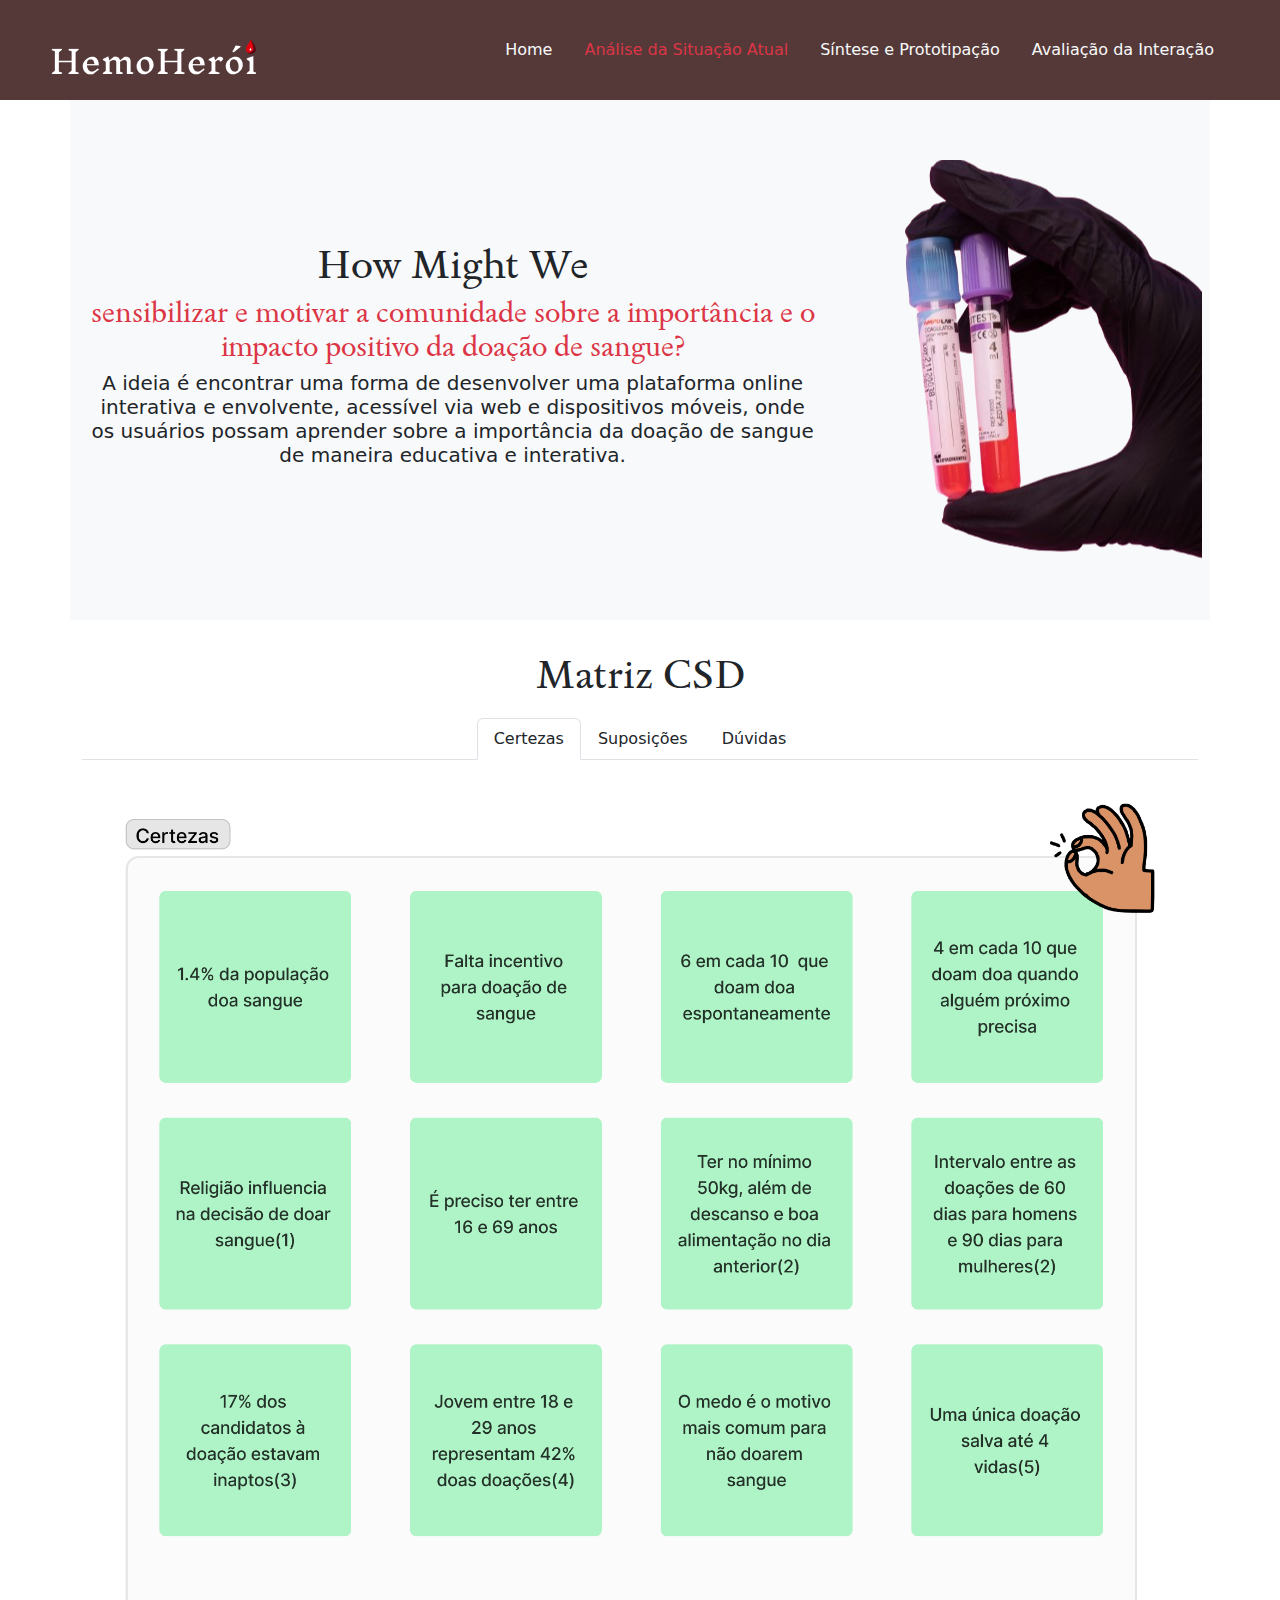
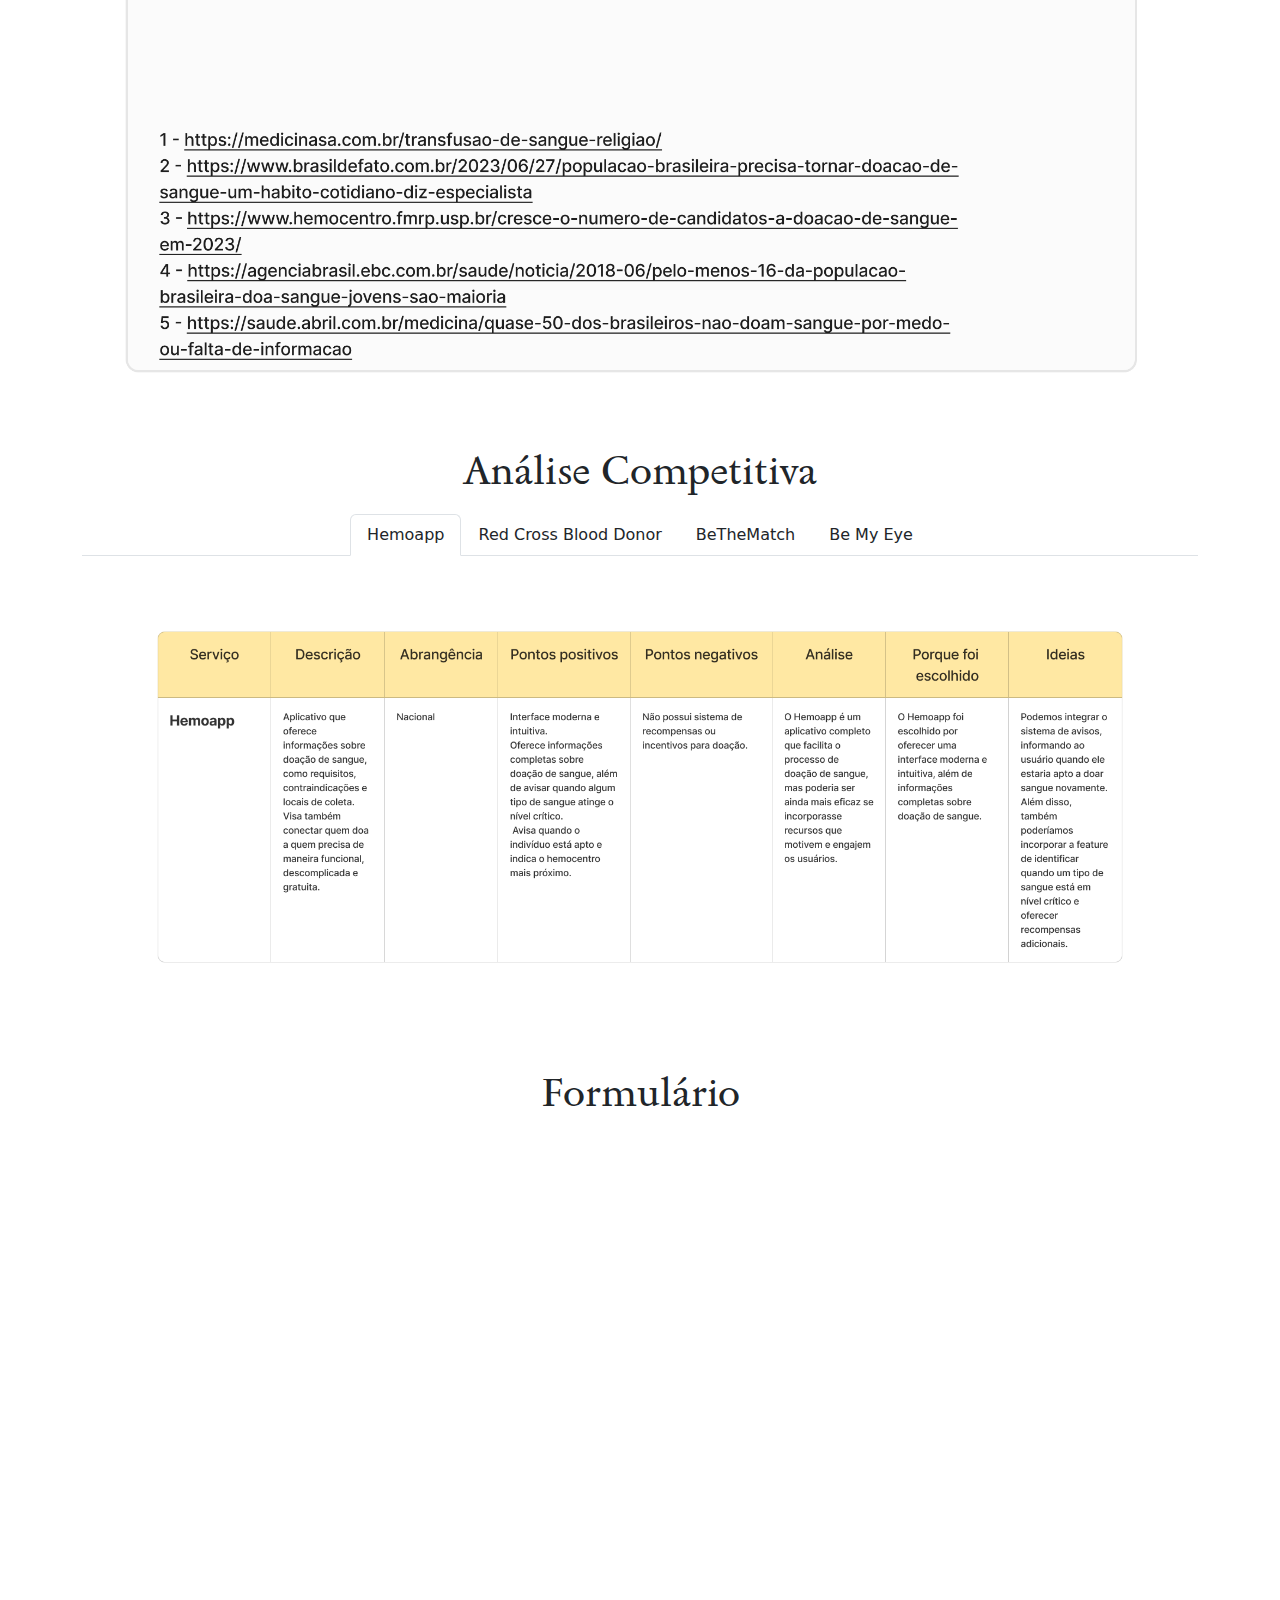
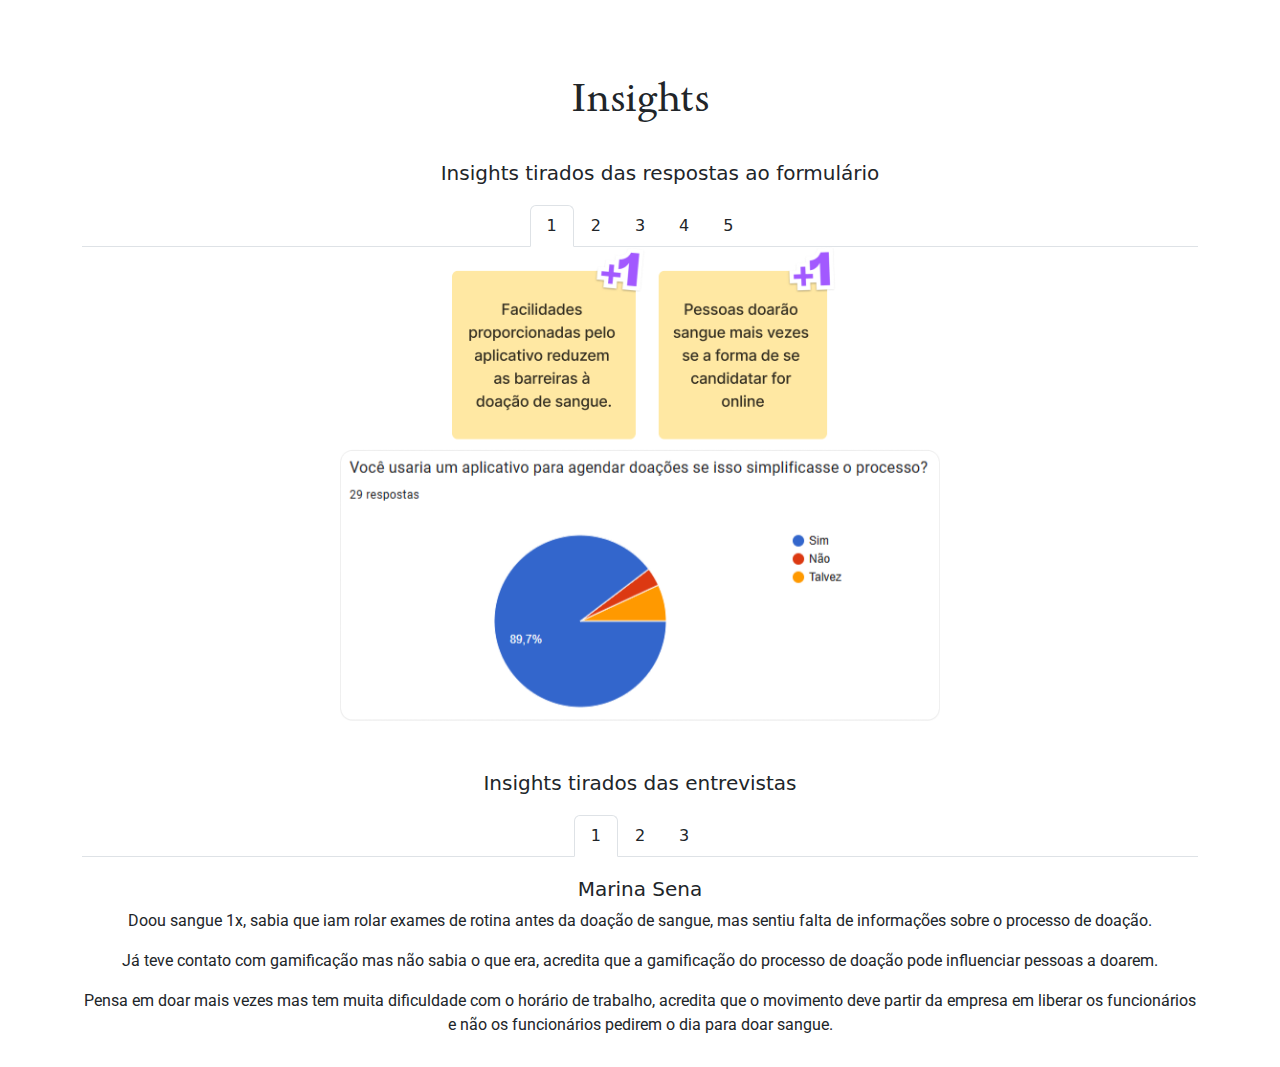
<file: page2.html>
<!DOCTYPE html>
<html lang="pt-br">

<head>
    <meta charset="UTF-8">
    <link rel="icon" type="image/x-icon" href="/assets/favicon.png">
    <meta name="viewport" content="width=device-width, initial-scale=1.0">
    <link rel="stylesheet" type="text/css" href="css/global.css" media="screen" />
    <link href="https://cdn.jsdelivr.net/npm/bootstrap@5.3.3/dist/css/bootstrap.min.css" rel="stylesheet"
        integrity="sha384-QWTKZyjpPEjISv5WaRU9OFeRpok6YctnYmDr5pNlyT2bRjXh0JMhjY6hW+ALEwIH" crossorigin="anonymous">
    <link rel="preconnect" href="https://fonts.googleapis.com">
    <link rel="preconnect" href="https://fonts.gstatic.com" crossorigin>
    <link
        href="https://fonts.googleapis.com/css2?family=Roboto:ital,wght@0,100;0,300;0,400;0,500;0,700;0,900;1,100;1,300;1,400;1,500;1,700;1,900&family=Sedan:ital@0;1&display=swap"
        rel="stylesheet">

    <title>Interface Homem Máquina - Análise da Situação Atual</title>
</head>

<body>
    <header style="padding: 0 50px; height: 100px;">
        <img src="/assets/logo.png" alt="logo">
        <ul class="nav justify-content-center">
            <li class="nav-item">
                <a class="nav-link text-light" href="index.html">Home</a>
            </li>
            <li class="nav-item">
                <a class="nav-link text-danger active" aria-current="page" href="#">Análise da Situação
                    Atual</a>
            </li>
            <li class="nav-item">
                <a class="nav-link text-light" href="page3.html">Síntese e Prototipação</a>
            </li>
            <li class="nav-item">
                <a class="nav-link text-light" href="page4.html">Avaliação da
                    Interação</a>
            </li>
        </ul>
    </header>
    <div class="container bg-light text-center" style="padding: 60px 20px; ">
        <div class="row" style="height: 400px;">
            <div class="col-sm-8">
                <div style="margin-top: 80px;">
                    <h1 class="text-dark">How Might We</h1>
                    <h3 class="text-danger">sensibilizar e motivar a comunidade sobre a importância e o impacto positivo
                        da
                        doação de sangue?</h3>
                    <h5 class="text-dark">A ideia é encontrar uma forma de desenvolver uma plataforma online interativa
                        e envolvente, acessível via web e
                        dispositivos móveis, onde os usuários possam aprender sobre a importância da doação de sangue de
                        maneira educativa e interativa.</h5>
                </div>
            </div>
            <div class="col-sm-4"
                style="background-image: url(../assets/blood-donated-removebg-preview.png); background-repeat:no-repeat; background-position: right;">

            </div>
        </div>
    </div>
    <div id="matrizcsd-div" class="container" style="margin: 30px auto;">
        <div>
            <div class="row">
                <h1 style="margin: 0 auto 20px auto; text-align: center;">Matriz CSD</h1>
            </div>
        </div>
        <ul class="nav nav-tabs justify-content-center" id="myTab" role="tablist">
            <li class="nav-item" role="presentation">
                <button class="nav-link active text-dark" id="sures-tab" data-bs-toggle="tab"
                    data-bs-target="#sures-tab-pane" type="button" role="tab" aria-controls="sures-tab-pane"
                    aria-selected="true">Certezas</button>
            </li>
            <li class="nav-item" role="presentation">
                <button class="nav-link text-dark" id="profile-tab" data-bs-toggle="tab"
                    data-bs-target="#profile-tab-pane" type="button" role="tab" aria-controls="profile-tab-pane"
                    aria-selected="false">Suposições</button>
            </li>
            <li class="nav-item" role="presentation">
                <button class="nav-link text-dark" id="contact-tab" data-bs-toggle="tab"
                    data-bs-target="#contact-tab-pane" type="button" role="tab" aria-controls="contact-tab-pane"
                    aria-selected="false">Dúvidas</button>
            </li>
        </ul>
        <div class="tab-content" id="myTabContent">
            <div class="tab-pane fade show active" id="sures-tab-pane" role="tabpanel" aria-labelledby="sures-tab"
                tabindex="0">
                <img src="../assets/IHM - Matriz CSD - Certezas.png" class="img-fluid rounded-top" alt="certezas" />
            </div>
            <div class="tab-pane fade" id="profile-tab-pane" role="tabpanel" aria-labelledby="profile-tab" tabindex="0">
                <img src="../assets/IHM - Matriz CSD - Suposições.png" class="img-fluid rounded-top" alt="certezas" />
            </div>
            <div class="tab-pane fade" id="contact-tab-pane" role="tabpanel" aria-labelledby="contact-tab" tabindex="0">
                <img src="../assets/IHM - Matriz CSD - Duvidas.png" class="img-fluid rounded-top" alt="certezas" />
            </div>
        </div>
    </div>

    <div id="analise-div" class="container" style="margin: 30px auto;">
        <div>
            <div class="row">
                <h1 style="margin: 0 auto 20px auto; text-align: center;">Análise Competitiva</h1>
            </div>
        </div>
        <ul class="nav nav-tabs justify-content-center" id="myTab" role="tablist">
            <li class="nav-item" role="presentation">
                <button class="nav-link active text-dark" id="hemoapp-tab" data-bs-toggle="tab"
                    data-bs-target="#hemoapp-tab-pane" type="button" role="tab" aria-controls="hemoapp-tab-pane"
                    aria-selected="true">Hemoapp</button>
            </li>
            <li class="nav-item" role="presentation">
                <button class="nav-link text-dark" id="redcross-tab" data-bs-toggle="tab"
                    data-bs-target="#redcross-tab-pane" type="button" role="tab" aria-controls="redcross-tab-pane"
                    aria-selected="false">Red Cross Blood Donor</button>
            </li>
            <li class="nav-item" role="presentation">
                <button class="nav-link text-dark" id="bethematch-tab" data-bs-toggle="tab"
                    data-bs-target="#bethematch-tab-pane" type="button" role="tab" aria-controls="bethematch-tab-pane"
                    aria-selected="false">BeTheMatch</button>
            </li>
            <li class="nav-item" role="presentation">
                <button class="nav-link text-dark" id="bemyeye-tab" data-bs-toggle="tab"
                    data-bs-target="#bemyeye-tab-pane" type="button" role="tab" aria-controls="bemyeye-tab-pane"
                    aria-selected="false">Be My Eye</button>
            </li>
        </ul>
        <div class="tab-content" id="myTabContent">
            <div class="tab-pane fade show active" id="hemoapp-tab-pane" role="tabpanel" aria-labelledby="hemoapp-tab"
                tabindex="0">
                <img src="../assets/hemoapp.png" class="img-fluid rounded-top" alt="certezas" />
            </div>
            <div class="tab-pane fade" id="redcross-tab-pane" role="tabpanel" aria-labelledby="redcross-tab"
                tabindex="0">
                <img src="../assets/redcross.png" class="img-fluid rounded-top" alt="certezas" />
            </div>
            <div class="tab-pane fade" id="bethematch-tab-pane" role="tabpanel" aria-labelledby="bethematch-tab"
                tabindex="0">
                <img src="../assets/bethematch.png" class="img-fluid rounded-top" alt="certezas" />
            </div>
            <div class="tab-pane fade" id="bemyeye-tab-pane" role="tabpanel" aria-labelledby="bemyeye-tab" tabindex="0">
                <img src="../assets/bemyeye.png" class="img-fluid rounded-top" alt="certezas" />
            </div>
        </div>
    </div>
    <div id="formulario-div" class="container" style="margin: 30px auto;">
        <div>
            <div class="row">
                <h1 style="margin: 0 auto 20px auto; text-align: center;">Formulário</h1>
            </div>
        </div>
        <div style="width: fit-content; margin: 0 auto;">

            <iframe
                src="https://docs.google.com/forms/d/e/1FAIpQLSe9I4xGGuC8PclHNdpKd8SojJfFQrYbUWESDbY3Qi-s4j2boA/viewform?embedded=true"
                width="640" height="500" frameborder="0" marginheight="0" marginwidth="0">Carregando…</iframe>
        </div>
    </div>

    <div id="insights-div" class="container" style="margin: 30px auto;">
        <div>
            <div class="row">
                <h1 style="margin: 0 auto 20px auto; text-align: center;">Insights</h1>
                <h5 style="text-align: center; margin: 20px;">Insights tirados das respostas ao formulário</h5>
            </div>
        </div>
        <ul class="nav nav-tabs justify-content-center" id="myTab" role="tablist">
            <li class="nav-item" role="presentation">
                <button class="nav-link active text-dark" id="1" data-bs-toggle="tab" data-bs-target="#1-pane"
                    type="button" role="tab" aria-controls="1-pane" aria-selected="true">1</button>
            </li>
            <li class="nav-item" role="presentation">
                <button class="nav-link text-dark" id="redcross-tab" data-bs-toggle="tab" data-bs-target="#2-tab-pane"
                    type="button" role="tab" aria-controls="2-tab-pane" aria-selected="false">2</button>
            </li>
            <li class="nav-item" role="presentation">
                <button class="nav-link text-dark" id="3-tab" data-bs-toggle="tab" data-bs-target="#3-tab-pane"
                    type="button" role="tab" aria-controls="3-tab-pane" aria-selected="false">3</button>
            </li>
            <li class="nav-item" role="presentation">
                <button class="nav-link text-dark" id="4-tab" data-bs-toggle="tab" data-bs-target="#4-tab-pane"
                    type="button" role="tab" aria-controls="4-tab-pane" aria-selected="false">4</button>
            </li>
            <li class="nav-item" role="presentation">
                <button class="nav-link text-dark" id="5-tab" data-bs-toggle="tab" data-bs-target="#5-tab-pane"
                    type="button" role="tab" aria-controls="5-tab-pane" aria-selected="false">5</button>
            </li>
        </ul>
        <div class="tab-content" id="myTabContent">
            <div class="tab-pane fade show active" id="1-pane" role="tabpanel" aria-labelledby="1" tabindex="0">
                <div style="width: fit-content;" class="m-auto">
                    <img src="../assets/app-pra-agendar.png" class="rounded-top" style="width: 600px;" alt="certezas" />
                </div>
            </div>
            <div class="tab-pane fade" id="2-tab-pane" role="tabpanel" aria-labelledby="2-tab" tabindex="0">
                <div style="width: fit-content;" class="m-auto">
                    <img src="../assets/confirmacao-social.png" style="width: 600px;" alt="certezas" />
                </div>
            </div>
            <div class="tab-pane fade" id="3-tab-pane" role="tabpanel" aria-labelledby="3-tab" tabindex="0">
                <div style="width: fit-content;" class="m-auto">
                    <img src="../assets/saber-previamente-as-etapas.png" style="width: 600px;" alt="certezas" />
                </div>
            </div>
            <div class="tab-pane fade" id="4-tab-pane" role="tabpanel" aria-labelledby="4-tab" tabindex="0">
                <div style="width: fit-content;" class="m-auto">
                    <img src="../assets/autruismo.png" style="width: 600px;" alt="certezas" />
                </div>
            </div>
            <div class="tab-pane fade" id="5-tab-pane" role="tabpanel" aria-labelledby="5-tab" tabindex="0">
                <div style="width: fit-content;" class="m-auto">
                    <img src="../assets/feedback.png" style="width: 600px;" alt="certezas" />
                </div>
            </div>
        </div>
        <h5 style="text-align: center; margin: 20px; margin-top: 50px;">Insights tirados das entrevistas</h5>
        <ul class="nav nav-tabs justify-content-center" id="myTab" role="tablist">
            <li class="nav-item" role="presentation">
                <button class="nav-link active text-dark" id="11" data-bs-toggle="tab" data-bs-target="#11-pane"
                    type="button" role="tab" aria-controls="11-pane" aria-selected="true">1</button>
            </li>
            <li class="nav-item" role="presentation">
                <button class="nav-link text-dark" id="redcross-tab" data-bs-toggle="tab" data-bs-target="#22-tab-pane"
                    type="button" role="tab" aria-controls="22-tab-pane" aria-selected="false">2</button>
            </li>
            <li class="nav-item" role="presentation">
                <button class="nav-link text-dark" id="33-tab" data-bs-toggle="tab" data-bs-target="#33-tab-pane"
                    type="button" role="tab" aria-controls="33-tab-pane" aria-selected="false">3</button>
            </li>
        </ul>
        <div class="tab-content" id="myTabContent">
            <div class="tab-pane fade show active" id="11-pane" role="tabpanel" aria-labelledby="11" tabindex="0">
                <div style="width: fit-content; text-align: center;" class="m-auto">
                    <h5 style="margin-top: 20px;">Marina Sena</h5>
                    <p class="text-dark">
                        Doou sangue 1x, sabia que iam rolar exames de rotina antes da doação de sangue, mas sentiu falta
                        de informações sobre o processo de doação.
                    </p>
                    <p class="text-dark">
                        Já teve contato com gamificação mas não sabia o que era, acredita que a gamificação do processo
                        de doação pode influenciar pessoas a doarem.
                    </p>
                    <p class="text-dark">
                        Pensa em doar mais vezes mas tem muita dificuldade com o horário de trabalho, acredita que o
                        movimento deve partir da empresa em liberar os funcionários e não os funcionários pedirem o dia
                        para doar sangue.
                    </p>
                </div>
            </div>
            <div class="tab-pane fade" id="22-tab-pane" role="tabpanel" aria-labelledby="22-tab" tabindex="0">
                <div style="width: fit-content; text-align: center;" class="m-auto">
                    <h5 style="margin-top: 20px;">Jorge Ben</h5>
                    <p class="text-dark">
                        Nunca doou sangue, pensa em doar no futuro mas o que mais motivaria seria alguém próxima
                        precisar.
                    </p>
                    <p class="text-dark">
                        Sabe o que é gamificação mas não se sente atraído, acredita que não faria diferença na motivação
                        dos possíveis doadores.
                    </p>
                </div>
            </div>
            <div class="tab-pane fade" id="33-tab-pane" role="tabpanel" aria-labelledby="33-tab" tabindex="0">
                <div style="width: fit-content; text-align: center;" class="m-auto">
                    <h5 style="margin-top: 20px;">Lucas Batista</h5>
                    <p class="text-dark">
                        Doava sangue frequentemente mas parou de doar por motivos de saúde.
                    </p>
                    <p class="text-dark">
                        Não familiarizado com o conceito de gameficação, alega que o principal benefício de um
                        aplicativo para incentivo à doação de sangue seria o agendamento de doação, para evitar perda de
                        tempo que segundo ele as vezes chegam a horas de espera.
                    </p>
                </div>
            </div>
        </div>

    </div>

    <script src="https://cdn.jsdelivr.net/npm/bootstrap@5.3.3/dist/js/bootstrap.bundle.min.js"
        integrity="sha384-YvpcrYf0tY3lHB60NNkmXc5s9fDVZLESaAA55NDzOxhy9GkcIdslK1eN7N6jIeHz"
        crossorigin="anonymous"></script>
</body>

</html>
</file>
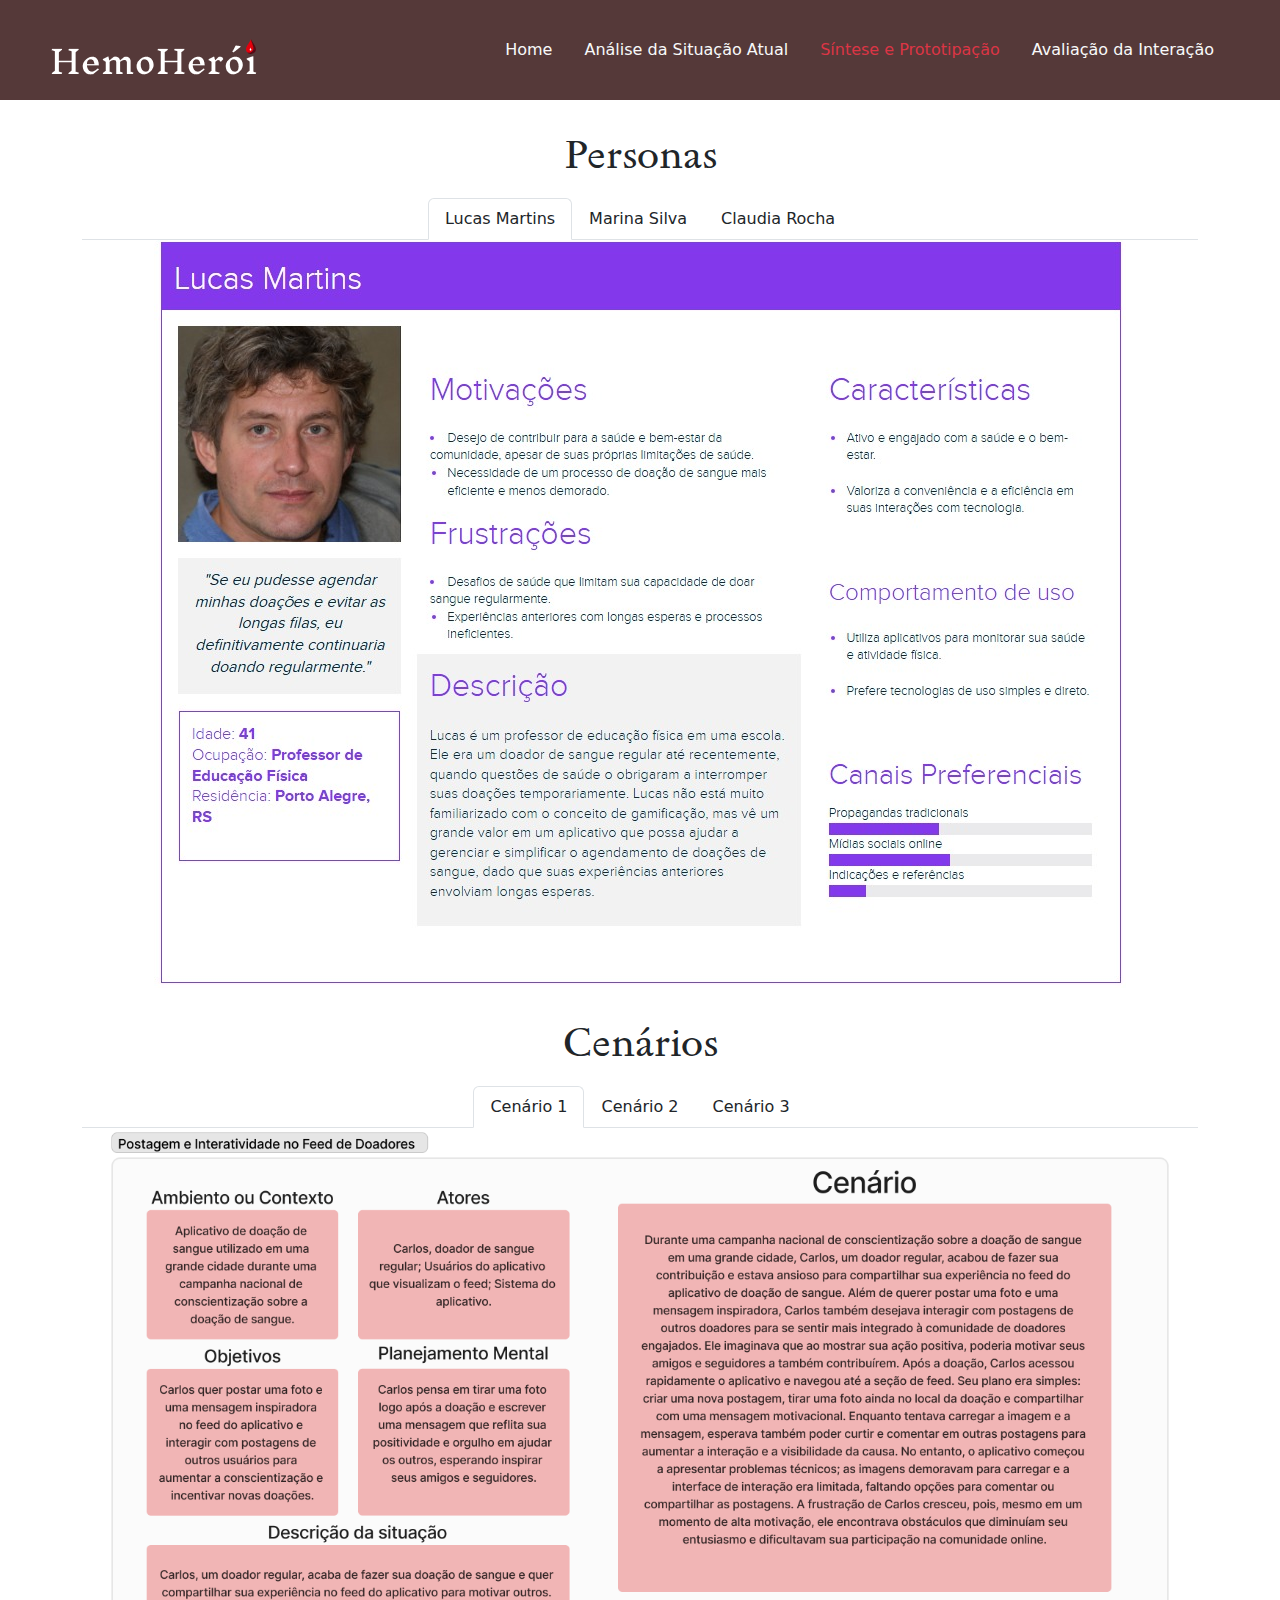
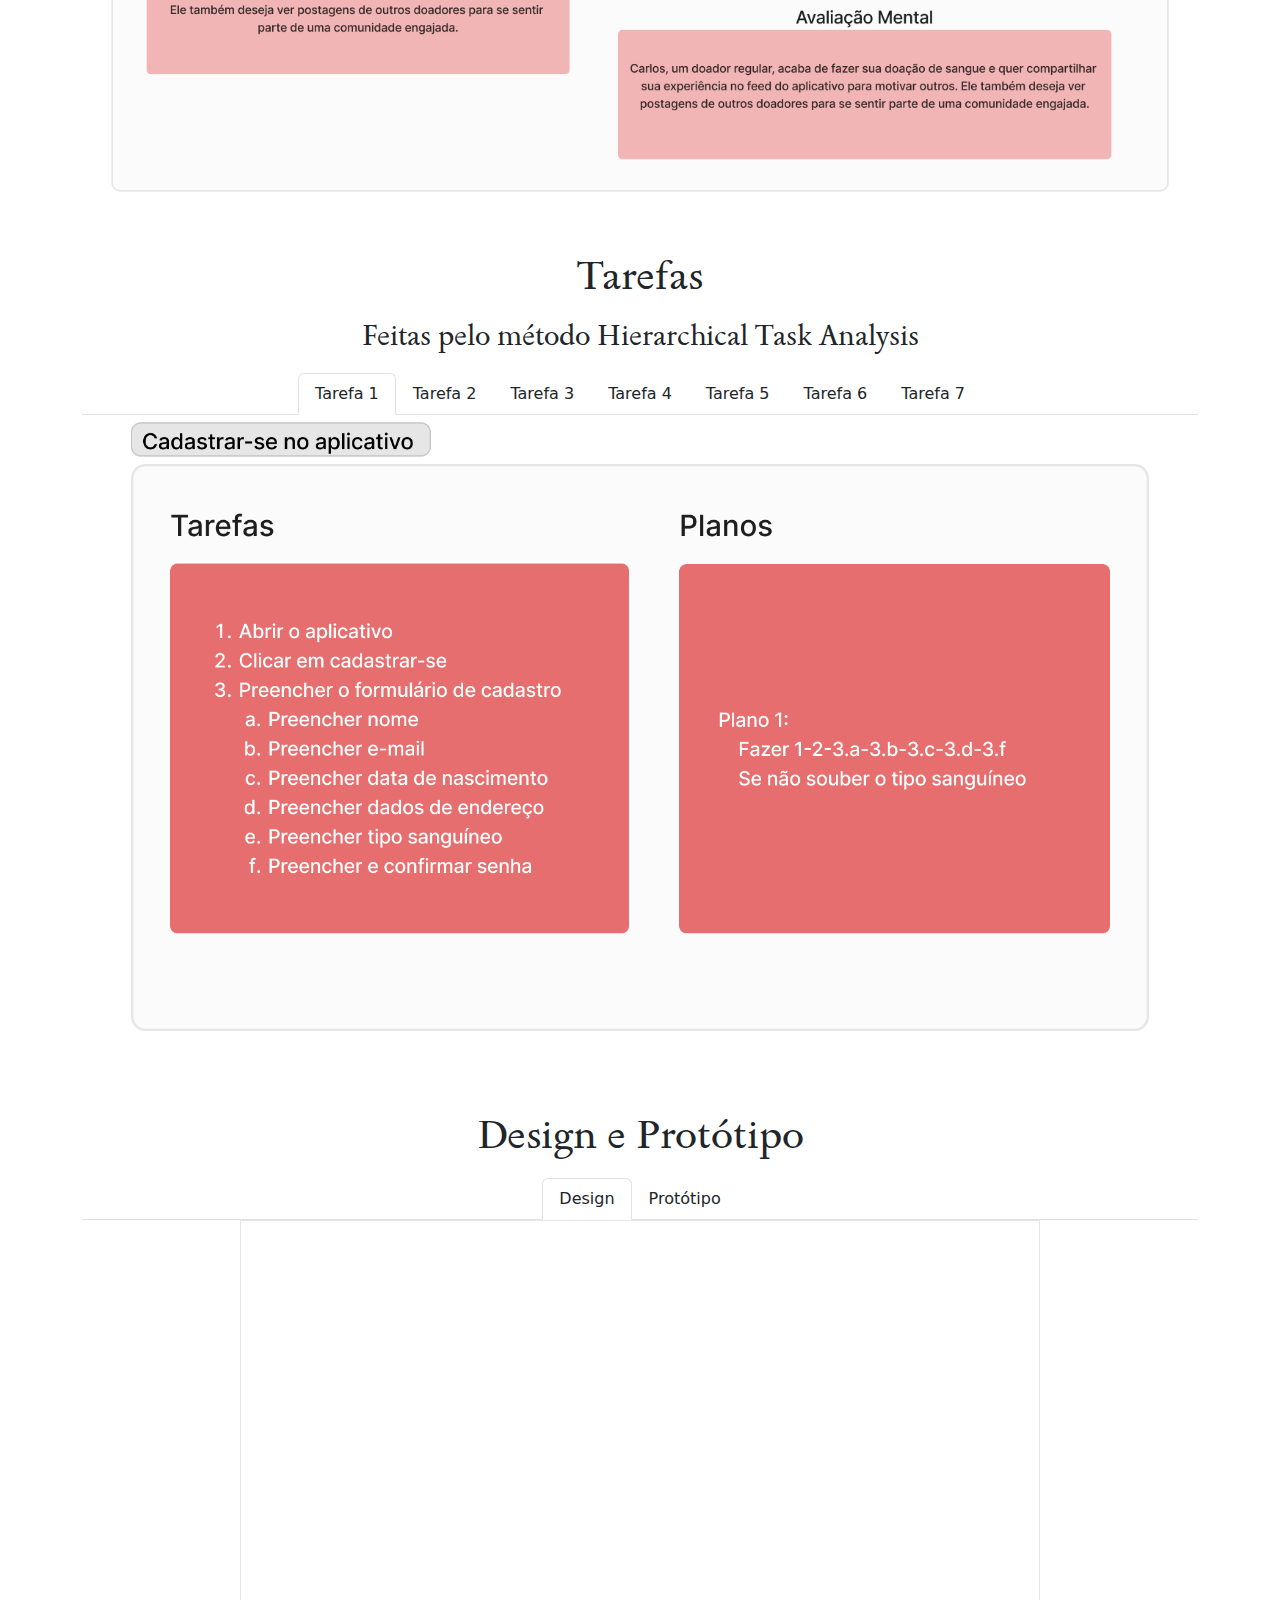
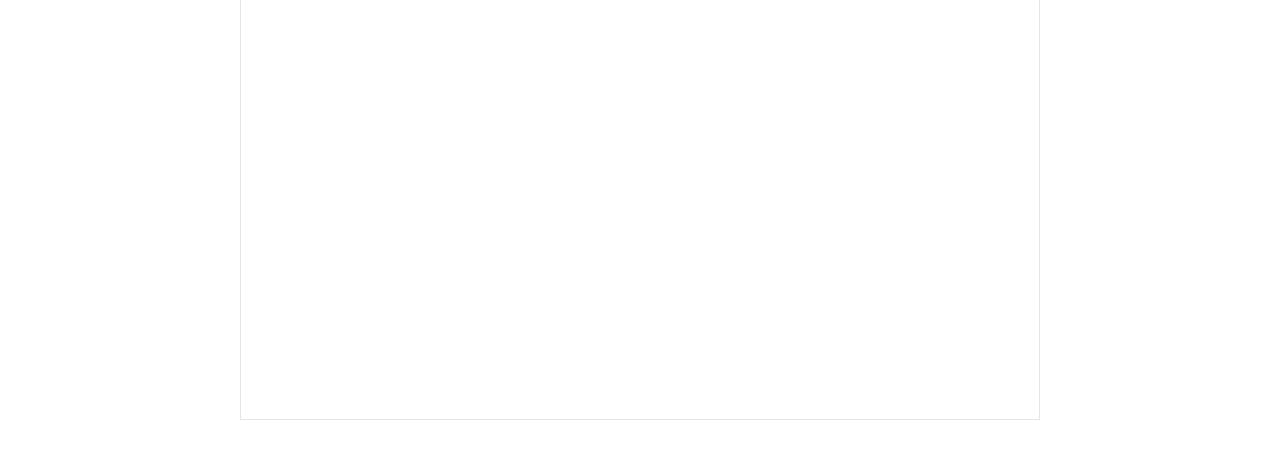
<file: page3.html>
<!DOCTYPE html>
<html lang="pt-br">

<head>
    <meta charset="UTF-8">
    <link rel="icon" type="image/x-icon" href="/assets/favicon.png">
    <meta name="viewport" content="width=device-width, initial-scale=1.0">
    <link rel="stylesheet" type="text/css" href="css/global.css" media="screen" />
    <link href="https://cdn.jsdelivr.net/npm/bootstrap@5.3.3/dist/css/bootstrap.min.css" rel="stylesheet"
        integrity="sha384-QWTKZyjpPEjISv5WaRU9OFeRpok6YctnYmDr5pNlyT2bRjXh0JMhjY6hW+ALEwIH" crossorigin="anonymous">
    <link rel="preconnect" href="https://fonts.googleapis.com">
    <link rel="preconnect" href="https://fonts.gstatic.com" crossorigin>
    <link
        href="https://fonts.googleapis.com/css2?family=Roboto:ital,wght@0,100;0,300;0,400;0,500;0,700;0,900;1,100;1,300;1,400;1,500;1,700;1,900&family=Sedan:ital@0;1&display=swap"
        rel="stylesheet">

    <title>Interface Homem Máquina - Análise da Situação Atual</title>
</head>

<body>
    <header style="padding: 0 50px; height: 100px;">
        <img src="/assets/logo.png" alt="logo">
        <ul class="nav justify-content-center">
            <li class="nav-item">
                <a class="nav-link text-light" href="index.html">Home</a>
            </li>
            <li class="nav-item">
                <a class="nav-link text-light" href="page2.html">Análise da Situação
                    Atual</a>
            </li>
            <li class="nav-item">
                <a class="nav-link text-danger active" aria-current="page" href="#">Síntese e Prototipação</a>
            </li>
            <li class="nav-item">
                <a class="nav-link text-light" href="page4.html">Avaliação da
                    Interação</a>
            </li>
        </ul>
    </header>
    <div class="container" style="margin: 30px auto;">
        <div>
            <div id="personas-div" class="row">
                <h1 style="margin: 0 auto 20px auto; text-align: center;">Personas</h1>
            </div>
        </div>
        <ul class="nav nav-tabs justify-content-center" id="myTab" role="tablist">
            <li class="nav-item" role="presentation">
                <button class="nav-link active text-dark" id="lucas-martins-tab" data-bs-toggle="tab"
                    data-bs-target="#lucas-martins-tab-pane" type="button" role="tab"
                    aria-controls="lucas-martins-tab-pane" aria-selected="true">Lucas Martins</button>
            </li>
            <li class="nav-item" role="presentation">
                <button class="nav-link text-dark" id="marina-silva-tab" data-bs-toggle="tab"
                    data-bs-target="#marina-silva-tab-pane" type="button" role="tab"
                    aria-controls="marina-silva-tab-pane" aria-selected="false">Marina Silva</button>
            </li>
            <li class="nav-item" role="presentation">
                <button class="nav-link text-dark" id="claudia-rocha-tab" data-bs-toggle="tab"
                    data-bs-target="#claudia-rocha-tab-pane" type="button" role="tab"
                    aria-controls="claudia-rocha-tab-pane" aria-selected="false">Claudia Rocha</button>
            </li>
        </ul>
        <div class="tab-content" id="myTabContent">
            <div class="tab-pane fade show active" id="lucas-martins-tab-pane" role="tabpanel"
                aria-labelledby="lucas-martins-tab" tabindex="0">
                <div style="width: fit-content;" class="m-auto">
                    <img src="../assets/lucas-martins.jpeg" class="img-fluid rounded-top" alt="certezas" />
                </div>
            </div>
            <div class="tab-pane fade" id="marina-silva-tab-pane" role="tabpanel" aria-labelledby="marina-silva-tab"
                tabindex="0">
                <div style="width: fit-content;" class="m-auto">
                    <img src="../assets/marina-silva.jpeg" class="img-fluid rounded-top" alt="certezas" />
                </div>
            </div>
            <div class="tab-pane fade" id="claudia-rocha-tab-pane" role="tabpanel" aria-labelledby="claudia-rocha-tab"
                tabindex="0">
                <div style="width: fit-content;" class="m-auto">
                    <img src="../assets/claudia-rocha.jpeg" class="img-fluid rounded-top" alt="certezas" />
                </div>
            </div>
        </div>
    </div>

    <div id="cenarios-div" class="container" style="margin: 30px auto;">
        <div>
            <div class="row">
                <h1 style="margin: 0 auto 20px auto; text-align: center;">Cenários</h1>
            </div>
        </div>
        <ul class="nav nav-tabs justify-content-center" id="myTab" role="tablist">
            <li class="nav-item" role="presentation">
                <button class="nav-link active text-dark" id="cenario-1-tab" data-bs-toggle="tab"
                    data-bs-target="#cenario-1-tab-pane" type="button" role="tab" aria-controls="cenario-1-tab-pane"
                    aria-selected="true">Cenário 1</button>
            </li>
            <li class="nav-item" role="presentation">
                <button class="nav-link text-dark" id="cenario-2-tab" data-bs-toggle="tab"
                    data-bs-target="#cenario-2-tab-pane" type="button" role="tab" aria-controls="cenario-2-tab-pane"
                    aria-selected="false">Cenário 2</button>
            </li>
            <li class="nav-item" role="presentation">
                <button class="nav-link text-dark" id="cenario-3-tab" data-bs-toggle="tab"
                    data-bs-target="#cenario-3-tab-pane" type="button" role="tab" aria-controls="cenario-3-tab-pane"
                    aria-selected="false">Cenário 3</button>
            </li>
        </ul>
        <div class="tab-content" id="myTabContent">
            <div class="tab-pane fade show active" id="cenario-1-tab-pane" role="tabpanel"
                aria-labelledby="cenario-1-tab" tabindex="0">
                <div style="width: fit-content;" class="m-auto">
                    <img src="../assets/cenario-1.png" class="img-fluid rounded-top" alt="certezas" />
                </div>
            </div>
            <div class="tab-pane fade" id="cenario-2-tab-pane" role="tabpanel" aria-labelledby="cenario-2-tab"
                tabindex="0">
                <div style="width: fit-content;" class="m-auto">
                    <img src="../assets/cenario-2.png" class="img-fluid rounded-top" alt="certezas" />
                </div>
            </div>
            <div class="tab-pane fade" id="cenario-3-tab-pane" role="tabpanel" aria-labelledby="cenario-3-tab"
                tabindex="0">
                <div style="width: fit-content;" class="m-auto">
                    <img src="../assets/cenario-3.png" class="img-fluid rounded-top" alt="certezas" />
                </div>
            </div>
        </div>
    </div>

    <div id="tarefas-div" class="container" style="margin: 30px auto;">
        <div>
            <div class="row">
                <h1 style="margin: 0 auto 20px auto; text-align: center;">Tarefas</h1>
                <h3 style="margin: 0 auto 20px auto; text-align: center;">Feitas pelo método Hierarchical Task Analysis
                </h3>
            </div>
        </div>
        <ul class="nav nav-tabs justify-content-center" id="myTab" role="tablist">
            <li class="nav-item" role="presentation">
                <button class="nav-link active text-dark" id="tarefa-1-tab" data-bs-toggle="tab"
                    data-bs-target="#tarefa-1-tab-pane" type="button" role="tab" aria-controls="tarefa-1-tab-pane"
                    aria-selected="true">Tarefa 1</button>
            </li>
            <li class="nav-item" role="presentation">
                <button class="nav-link text-dark" id="tarefa-2-tab" data-bs-toggle="tab"
                    data-bs-target="#tarefa-2-tab-pane" type="button" role="tab" aria-controls="tarefa-2-tab-pane"
                    aria-selected="false">Tarefa 2</button>
            </li>
            <li class="nav-item" role="presentation">
                <button class="nav-link text-dark" id="tarefa-3-tab" data-bs-toggle="tab"
                    data-bs-target="#tarefa-3-tab-pane" type="button" role="tab" aria-controls="tarefa-3-tab-pane"
                    aria-selected="false">Tarefa 3</button>
            </li>
            <li class="nav-item" role="presentation">
                <button class="nav-link text-dark" id="tarefa-4-tab" data-bs-toggle="tab"
                    data-bs-target="#tarefa-4-tab-pane" type="button" role="tab" aria-controls="tarefa-4-tab-pane"
                    aria-selected="false">Tarefa 4</button>
            </li>
            <li class="nav-item" role="presentation">
                <button class="nav-link text-dark" id="tarefa-5-tab" data-bs-toggle="tab"
                    data-bs-target="#tarefa-5-tab-pane" type="button" role="tab" aria-controls="tarefa-5-tab-pane"
                    aria-selected="false">Tarefa 5</button>
            </li>
            <li class="nav-item" role="presentation">
                <button class="nav-link text-dark" id="tarefa-6-tab" data-bs-toggle="tab"
                    data-bs-target="#tarefa-6-tab-pane" type="button" role="tab" aria-controls="tarefa-6-tab-pane"
                    aria-selected="false">Tarefa 6</button>
            </li>
            <li class="nav-item" role="presentation">
                <button class="nav-link text-dark" id="tarefa-7-tab" data-bs-toggle="tab"
                    data-bs-target="#tarefa-7-tab-pane" type="button" role="tab" aria-controls="tarefa-7-tab-pane"
                    aria-selected="false">Tarefa 7</button>
            </li>
        </ul>
        <div class="tab-content" id="myTabContent">
            <div class="tab-pane fade show active" id="tarefa-1-tab-pane" role="tabpanel" aria-labelledby="tarefa-1-tab"
                tabindex="0">
                <div style="width: fit-content;" class="m-auto">
                    <img src="../assets/tarefa-1.png" class="img-fluid rounded-top" alt="certezas" />
                </div>
            </div>
            <div class="tab-pane fade" id="tarefa-2-tab-pane" role="tabpanel" aria-labelledby="tarefa-2-tab"
                tabindex="0">
                <div style="width: fit-content;" class="m-auto">
                    <img src="../assets/tarefa-2.png" class="img-fluid rounded-top" alt="certezas" />
                </div>
            </div>
            <div class="tab-pane fade" id="tarefa-3-tab-pane" role="tabpanel" aria-labelledby="tarefa-3-tab"
                tabindex="0">
                <div style="width: fit-content;" class="m-auto">
                    <img src="../assets/tarefa-3.png" class="img-fluid rounded-top" alt="certezas" />
                </div>
            </div>
            <div class="tab-pane fade" id="tarefa-4-tab-pane" role="tabpanel" aria-labelledby="tarefa-4-tab"
                tabindex="0">
                <div style="width: fit-content;" class="m-auto">
                    <img src="../assets/tarefa-4.png" class="img-fluid rounded-top" alt="certezas" />
                </div>
            </div>
            <div class="tab-pane fade" id="tarefa-5-tab-pane" role="tabpanel" aria-labelledby="tarefa-5-tab"
                tabindex="0">
                <div style="width: fit-content;" class="m-auto">
                    <img src="../assets/tarefa-5.png" class="img-fluid rounded-top" alt="certezas" />
                </div>
            </div>
            <div class="tab-pane fade" id="tarefa-6-tab-pane" role="tabpanel" aria-labelledby="tarefa-6-tab"
                tabindex="0">
                <div style="width: fit-content;" class="m-auto">
                    <img src="../assets/tarefa-6.png" class="img-fluid rounded-top" alt="certezas" />
                </div>
            </div>
            <div class="tab-pane fade" id="tarefa-7-tab-pane" role="tabpanel" aria-labelledby="tarefa-7-tab"
                tabindex="0">
                <div style="width: fit-content;" class="m-auto">
                    <img src="../assets/tarefa-7.png" class="img-fluid rounded-top" alt="certezas" />
                </div>
            </div>
        </div>
    </div>
    <div id="prototipo-div" class="container" style="margin: 30px auto;">
        <div>
            <div class="row">
                <h1 style="margin: 0 auto 20px auto; text-align: center;">Design e Protótipo</h1>
            </div>
        </div>
        <ul class="nav nav-tabs justify-content-center" id="myTab" role="tablist">
            <li class="nav-item" role="presentation">
                <button class="nav-link active text-dark" id="design-tab" data-bs-toggle="tab"
                    data-bs-target="#design-tab-pane" type="button" role="tab" aria-controls="design-tab-pane"
                    aria-selected="true">Design</button>
            </li>
            <li class="nav-item" role="presentation">
                <button class="nav-link text-dark" id="prototipo-tab" data-bs-toggle="tab"
                    data-bs-target="#prototipo-tab-pane" type="button" role="tab" aria-controls="prototipo-tab-pane"
                    aria-selected="false">Protótipo</button>
            </li>

        </ul>
        <div class="tab-content" id="myTabContent">
            <div class="tab-pane fade show active" id="design-tab-pane" role="tabpanel" aria-labelledby="design-tab"
                tabindex="0">
                <div style="width: fit-content;" class="m-auto">
                    <iframe style="border: 1px solid rgba(0, 0, 0, 0.1);" width="800" height="800"
                        src="https://www.figma.com/embed?embed_host=share&url=https%3A%2F%2Fwww.figma.com%2Fdesign%2FSgfIFjcCLGM15578CvmaX0%2FIHC%3Fnode-id%3D0-1%26t%3D0hOWVbnObOzbSSjE-1"
                        allowfullscreen></iframe>
                </div>
            </div>
            <div class="tab-pane fade" id="prototipo-tab-pane" role="tabpanel" aria-labelledby="prototipo-tab"
                tabindex="0">
                <div style="width: fit-content;" class="m-auto">
                    <iframe style="border: 1px solid rgba(0, 0, 0, 0.1);" width="800" height="800"
                        src="https://www.figma.com/embed?embed_host=share&url=https%3A%2F%2Fwww.figma.com%2Fproto%2FSgfIFjcCLGM15578CvmaX0%2FIHC%3Fpage-id%3D0%253A1%26node-id%3D15-1055%26viewport%3D318%252C226%252C0.2%26t%3DEVQa96YC7Y8QAX3c-1%26scaling%3Dmin-zoom%26starting-point-node-id%3D1%253A98%26show-proto-sidebar%3D1"
                        allowfullscreen></iframe>
                </div>
            </div>
        </div>
    </div>


    <script src="https://cdn.jsdelivr.net/npm/bootstrap@5.3.3/dist/js/bootstrap.bundle.min.js"
        integrity="sha384-YvpcrYf0tY3lHB60NNkmXc5s9fDVZLESaAA55NDzOxhy9GkcIdslK1eN7N6jIeHz"
        crossorigin="anonymous"></script>
</body>

</html>
</file>
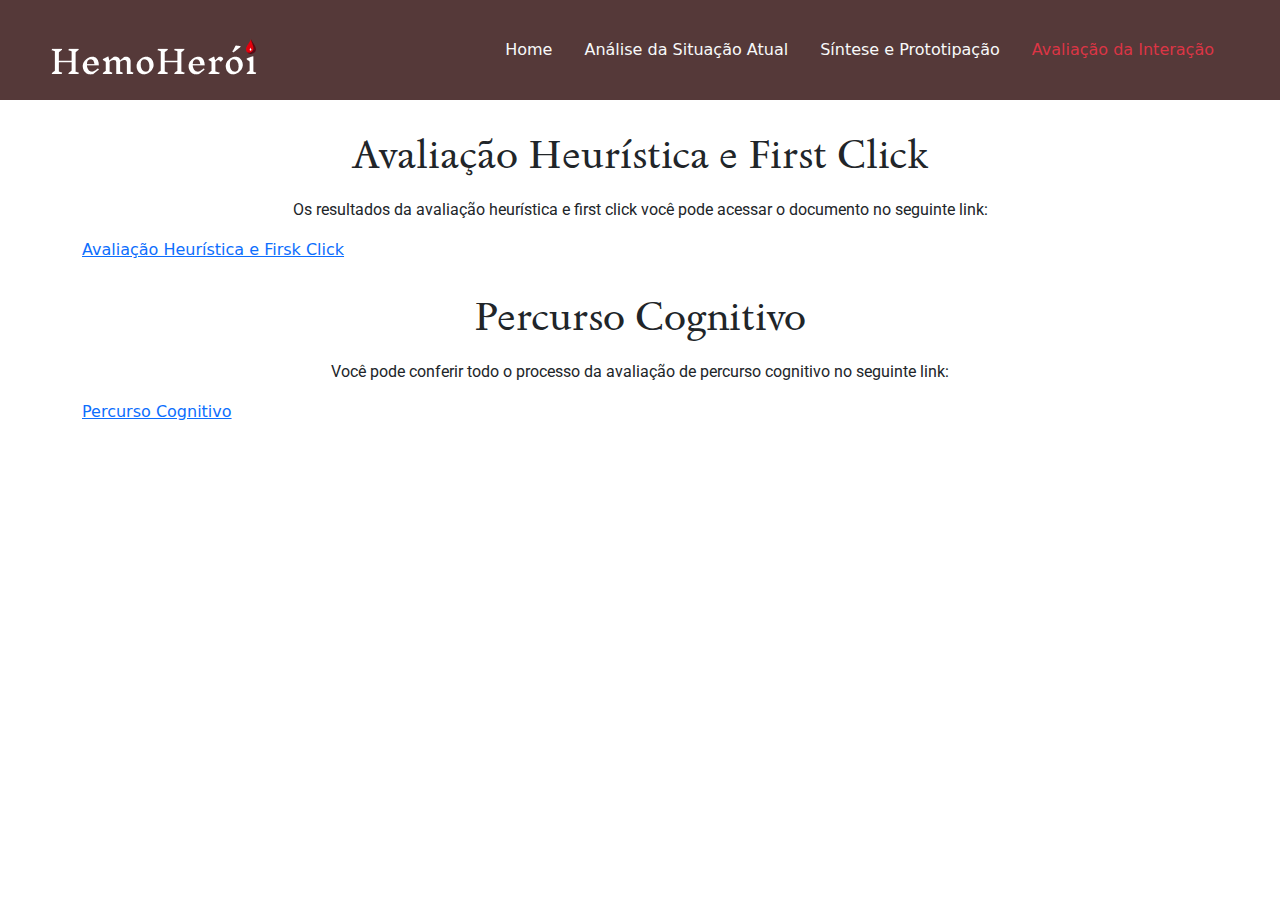
<file: page4.html>
<!DOCTYPE html>
<html lang="pt-br">

<head>
    <meta charset="UTF-8">
    <link rel="icon" type="image/x-icon" href="/assets/favicon.png">
    <meta name="viewport" content="width=device-width, initial-scale=1.0">
    <link rel="stylesheet" type="text/css" href="css/global.css" media="screen" />
    <link href="https://cdn.jsdelivr.net/npm/bootstrap@5.3.3/dist/css/bootstrap.min.css" rel="stylesheet"
        integrity="sha384-QWTKZyjpPEjISv5WaRU9OFeRpok6YctnYmDr5pNlyT2bRjXh0JMhjY6hW+ALEwIH" crossorigin="anonymous">
    <link rel="preconnect" href="https://fonts.googleapis.com">
    <link rel="preconnect" href="https://fonts.gstatic.com" crossorigin>
    <link
        href="https://fonts.googleapis.com/css2?family=Roboto:ital,wght@0,100;0,300;0,400;0,500;0,700;0,900;1,100;1,300;1,400;1,500;1,700;1,900&family=Sedan:ital@0;1&display=swap"
        rel="stylesheet">

    <title>Interface Homem Máquina - Avaliação da Interação</title>
</head>

<body>
    <header style="padding: 0 50px; height: 100px;">
        <img src="/assets/logo.png" alt="logo">
        <ul class="nav justify-content-center">
            <li class="nav-item">
                <a class="nav-link text-light" href="index.html">Home</a>
            </li>
            <li class="nav-item">
                <a class="nav-link text-light" href="page2.html">Análise da Situação
                    Atual</a>
            </li>
            <li class="nav-item">
                <a class="nav-link text-light" aria-current="page" href="page3.html">Síntese e Prototipação</a>
            </li>
            <li class="nav-item">
                <a class="nav-link text-danger active" href="#">Avaliação da
                    Interação</a>
            </li>
        </ul>
    </header>

    <div class="container" style="margin: 30px auto;">
        <div>
            <div id="personas-div" class="row">
                <h1 style="margin: 0 auto 20px auto; text-align: center;">Avaliação Heurística e First Click</h1>
            </div>
            <p class="text-center text-dark">Os resultados da avaliação heurística e first click você pode acessar o documento no seguinte link:</p>
                <a class="text-center" style="margin: auto;" href="https://docs.google.com/document/d/1UIIUsV8wHMknN-0WBeJZoMszgqDbyDuQi0sPLILFR4I/edit?usp=sharing">Avaliação Heurística e Firsk Click</a>
        </div>
    </div>

    <div class="container" style="margin: 30px auto;">
        <div>
            <div id="personas-div" class="row">
                <h1 style="margin: 0 auto 20px auto; text-align: center;">Percurso Cognitivo</h1>
            </div>
            <p class="text-center text-dark">Você pode conferir todo o processo da avaliação de percurso cognitivo no seguinte link:</p>
                <a class="text-center" style="margin: auto;" href="https://docs.google.com/document/d/1LEv-mIMX-wclakQWttrALMWAeVGQ8ofVshpmwWmQEdo/edit">Percurso Cognitivo</a>
        </div>
    </div>


    <script src="https://cdn.jsdelivr.net/npm/bootstrap@5.3.3/dist/js/bootstrap.bundle.min.js"
        integrity="sha384-YvpcrYf0tY3lHB60NNkmXc5s9fDVZLESaAA55NDzOxhy9GkcIdslK1eN7N6jIeHz"
        crossorigin="anonymous"></script>
</body>

</html>
</file>
<file: css/global.css>
@import url('reset.css');

h1,
h2,
h3 {
    font-family: "Sedan", serif;
    font-weight: 400;
    font-style: normal;
}

h1,
h2,
h3,
h4,
h5,
h6,
p,
a {
    color: #fafafa;
}

p {
    font-family: "Roboto", sans-serif;
    font-weight: 400;
    font-style: normal;
}

h1 {
    font-size: 2.5em;
}

h2 {
    font-size: 2em;
}

h3 {
    font-size: 1.8em;
}

h4 {
    font-size: 1.6em;
}

h5 {
    font-size: 1.4em;
}

h6 {
    font-size: 1.2em;
}

header {
    background-color: #553939;
    display: flex;
    align-items: center;
    justify-content: space-between;
    height: fit-content;
    @media (max-width: 780px) {
        flex-direction: column;
    }
}
</file>
